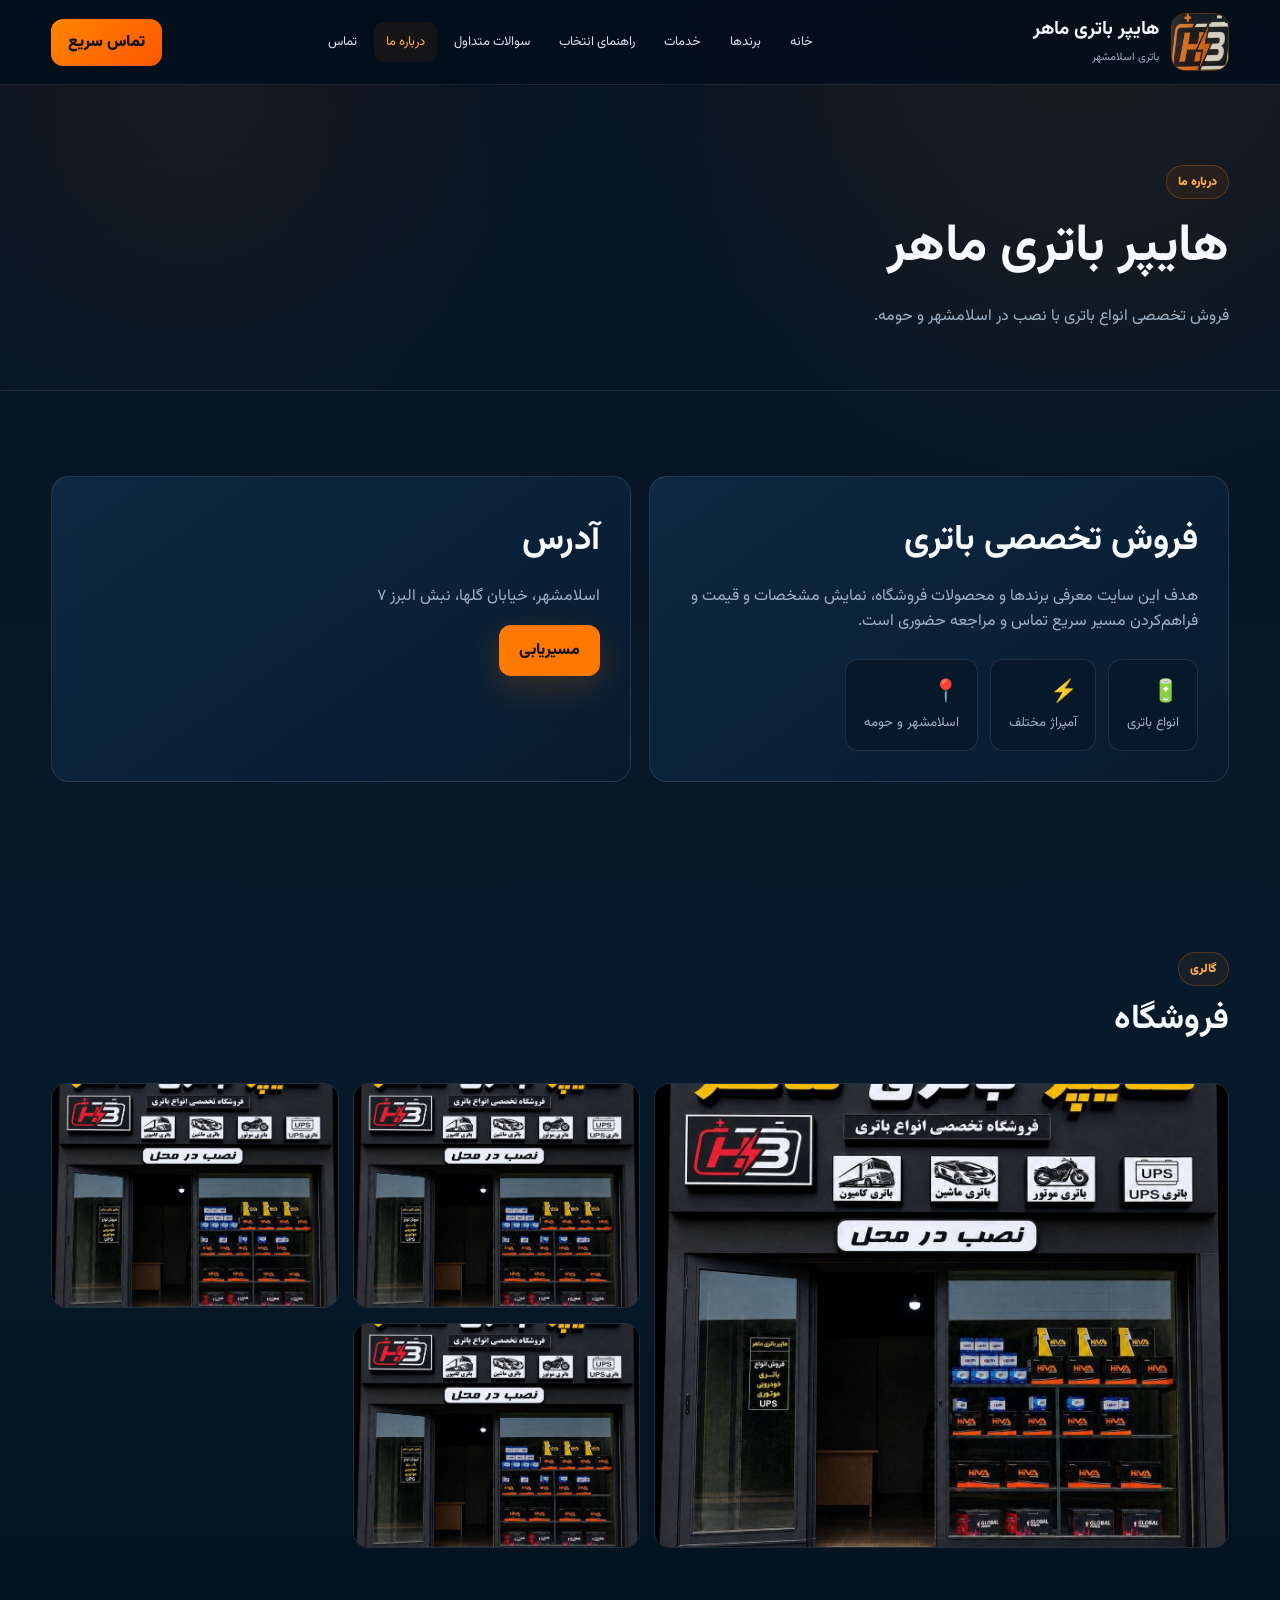
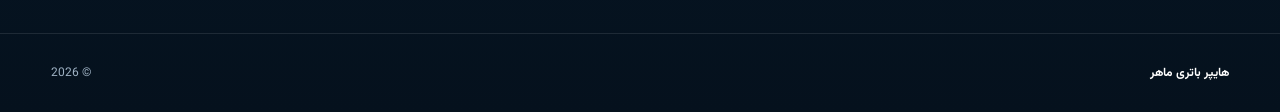
<file: pages/about.html>
<!doctype html><html lang="fa" dir="rtl"><head><meta charset="utf-8"><meta name="viewport" content="width=device-width,initial-scale=1"><title>درباره ما | هایپر باتری ماهر</title><link rel="icon" href="../assets/logo.png"><link rel="stylesheet" href="../css/site.css"></head><body><header class="header"><div class="container nav"><a class="brand" href="../index.html"><img src="../assets/logo.png"><div><b>هایپر باتری ماهر</b><small>باتری اسلامشهر</small></div></a><nav class="links">
<a class="" href="../index.html">خانه</a>
<a class="" href="products.html">برندها</a>
<a class="" href="services.html">خدمات</a>
<a class="" href="guide.html">راهنمای انتخاب</a>
<a class="" href="faq.html">سوالات متداول</a>
<a class="active" href="about.html">درباره ما</a>
<a class="" href="contact.html">تماس</a>
</nav><a class="call" href="tel:02100000000">تماس سریع</a></div></header><main><section class="page-head"><div class="container"><span class="kicker">درباره ما</span><h1>هایپر باتری ماهر</h1><p>فروش تخصصی انواع باتری با نصب در اسلامشهر و حومه.</p></div></section><section class="section"><div class="container two-col"><div class="panel"><h2>فروش تخصصی باتری</h2><p>هدف این سایت معرفی برندها و محصولات فروشگاه، نمایش مشخصات و قیمت و فراهم‌کردن مسیر سریع تماس و مراجعه حضوری است.</p><div class="stats"><div class="stat"><b>🔋</b><small>انواع باتری</small></div><div class="stat"><b>⚡</b><small>آمپراژ مختلف</small></div><div class="stat"><b>📍</b><small>اسلامشهر و حومه</small></div></div></div><div class="panel"><h2>آدرس</h2><p data-address>اسلامشهر، خیابان گلها، نبش البرز ۷</p><a class="btn primary" href="contact.html">مسیریابی</a></div></div></section><section class="section"><div class="container"><div class="section-head"><div><span class="kicker">گالری</span><h2>فروشگاه</h2></div></div><div class="gallery"><img src="../assets/store-banner.png" alt="فروشگاه هایپر باتری ماهر"><img src="../assets/store-banner.png" alt=""><img src="../assets/store-banner.png" alt=""><img src="../assets/store-banner.png" alt=""></div></div></section></main><footer><div class="container footer-flex"><div><b>هایپر باتری ماهر</b></div><div>© <span id="year"></span></div></div></footer><script>year.textContent=new Date().getFullYear()</script></body></html>
</file>
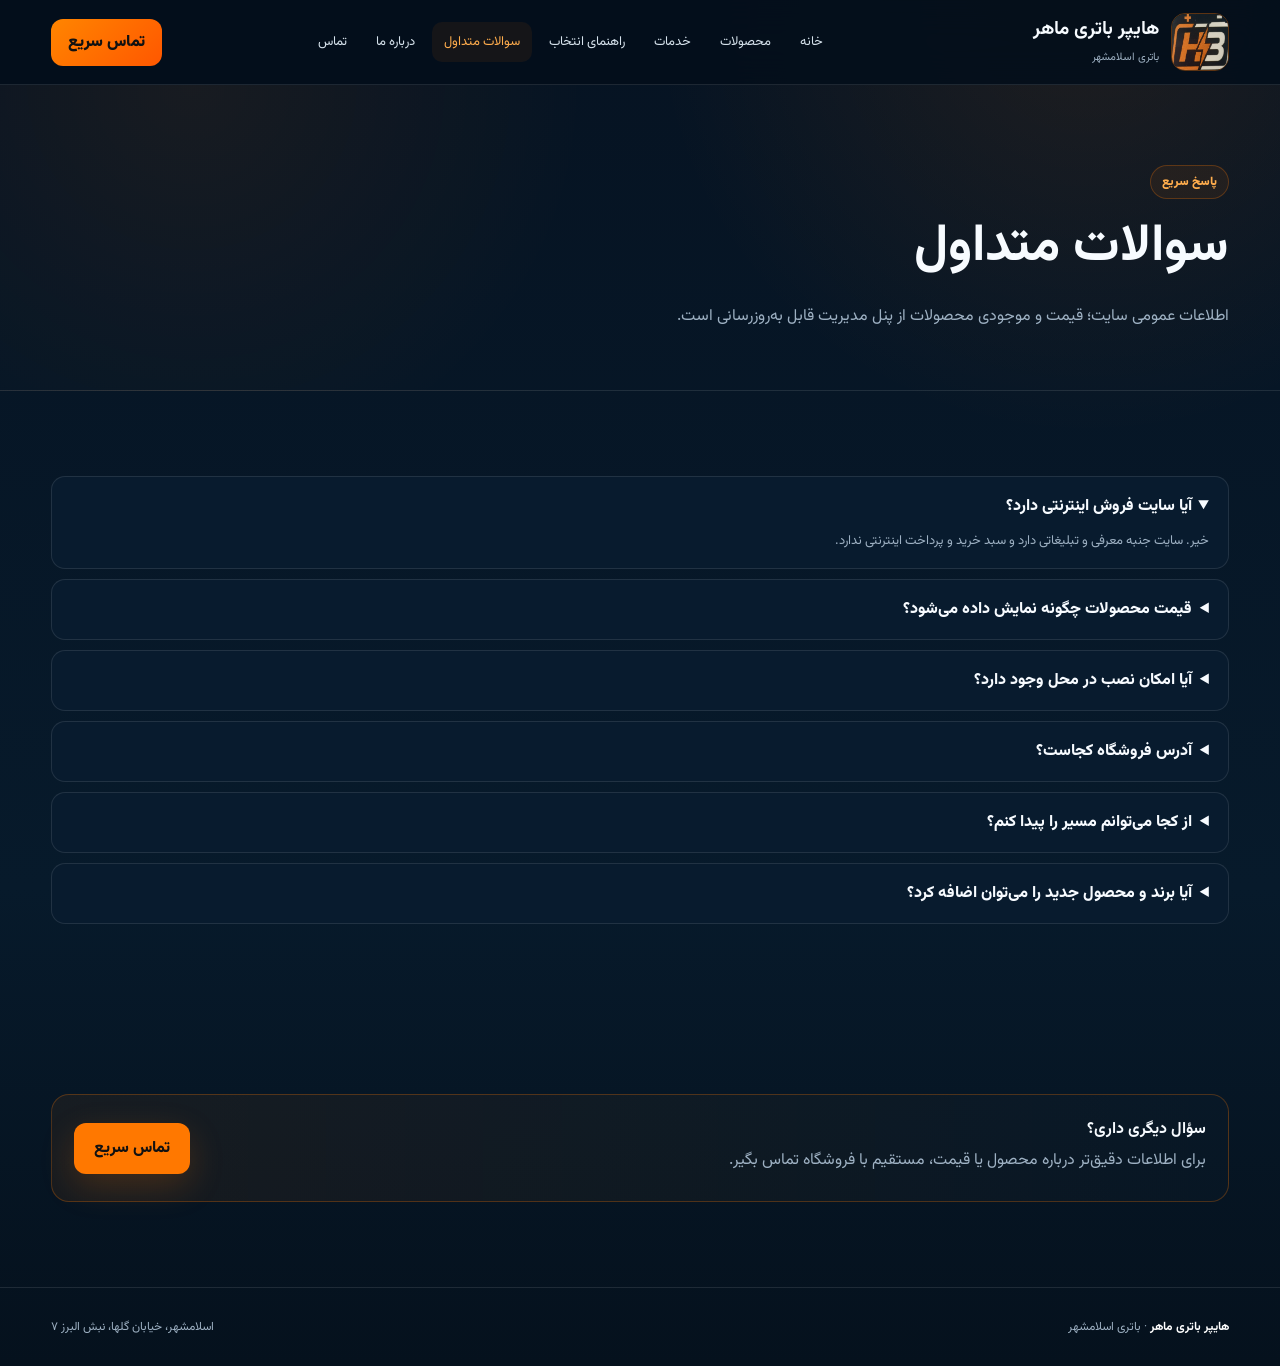
<file: pages/faq.html>
<!doctype html><html lang="fa" dir="rtl"><head><meta charset="utf-8"><meta name="viewport" content="width=device-width,initial-scale=1"><title>سوالات متداول | هایپر باتری ماهر</title><link rel="icon" href="../assets/logo.png"><link rel="stylesheet" href="../css/site.css"></head><body>
<header class="header"><div class="container nav"><a class="brand" href="../index.html"><img src="../assets/logo.png"><div><b>هایپر باتری ماهر</b><small>باتری اسلامشهر</small></div></a><nav class="links"><a href="../index.html">خانه</a><a href="products.html">محصولات</a><a href="services.html">خدمات</a><a href="guide.html">راهنمای انتخاب</a><a class="active" href="faq.html">سوالات متداول</a><a href="about.html">درباره ما</a><a href="contact.html">تماس</a></nav><a class="call" data-phone href="tel:02100000000">تماس سریع</a></div></header>
<main><section class="page-head"><div class="container"><span class="kicker">پاسخ سریع</span><h1>سوالات متداول</h1><p>اطلاعات عمومی سایت؛ قیمت و موجودی محصولات از پنل مدیریت قابل به‌روزرسانی است.</p></div></section>
<section class="section"><div class="container faq">
<details open><summary>آیا سایت فروش اینترنتی دارد؟</summary><p>خیر. سایت جنبه معرفی و تبلیغاتی دارد و سبد خرید و پرداخت اینترنتی ندارد.</p></details>
<details><summary>قیمت محصولات چگونه نمایش داده می‌شود؟</summary><p>قیمت هر محصول، در صورت ثبت توسط مدیریت، همراه با آمپراژ در صفحه برندهای موجود نمایش داده می‌شود.</p></details>
<details><summary>آیا امکان نصب در محل وجود دارد؟</summary><p>سایت برای معرفی خدمات نصب در اسلامشهر و حومه طراحی شده است؛ برای هماهنگی با فروشگاه تماس بگیرید.</p></details>
<details><summary>آدرس فروشگاه کجاست؟</summary><p data-address>اسلامشهر، خیابان گلها، نبش البرز ۷</p></details>
<details><summary>از کجا می‌توانم مسیر را پیدا کنم؟</summary><p>در صفحه تماس، دکمه‌های Google Maps، نشان و بلد قرار گرفته‌اند.</p></details>
<details><summary>آیا برند و محصول جدید را می‌توان اضافه کرد؟</summary><p>بله، در پنل مدیریت می‌توان محصول را با برند، تصویر، توضیحات، آمپراژ، قیمت و وضعیت نمایش ثبت کرد.</p></details>
</div></section>
<section class="section"><div class="container notice"><div><b>سؤال دیگری داری؟</b><p>برای اطلاعات دقیق‌تر درباره محصول یا قیمت، مستقیم با فروشگاه تماس بگیر.</p></div><a class="btn primary" data-phone href="tel:02100000000">تماس سریع</a></div></section></main>
<footer><div class="container footer-flex"><div><b>هایپر باتری ماهر</b> · باتری اسلامشهر</div><div>اسلامشهر، خیابان گلها، نبش البرز ۷</div></div></footer><script src="../js/config.js"></script><script src="../js/site.js"></script></body></html>
</file>
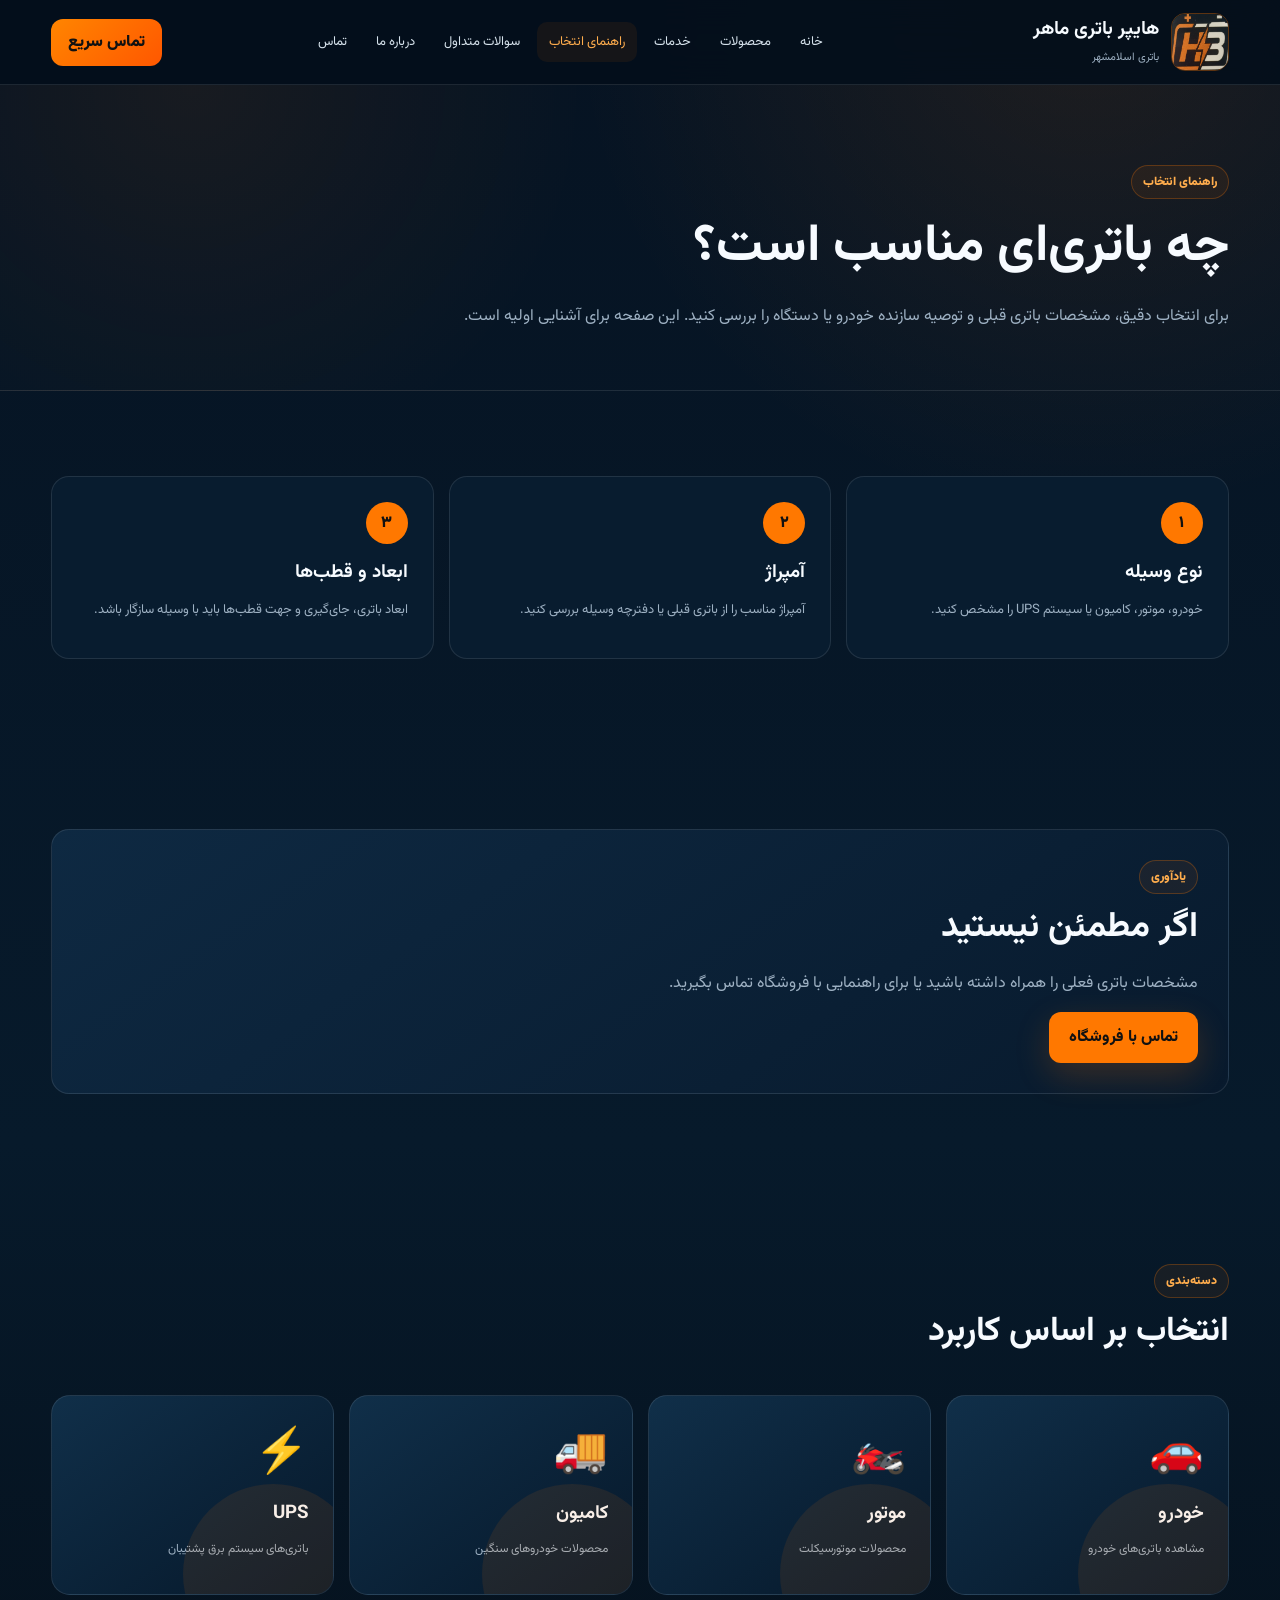
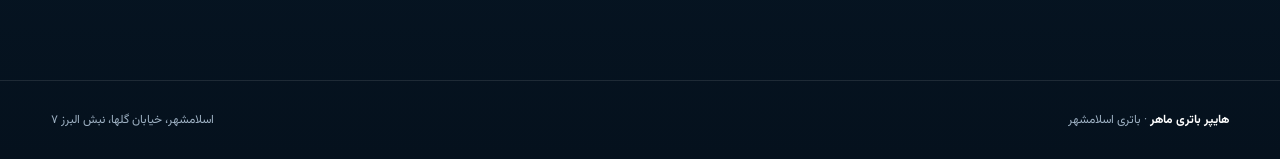
<file: pages/guide.html>
<!doctype html><html lang="fa" dir="rtl"><head><meta charset="utf-8"><meta name="viewport" content="width=device-width,initial-scale=1"><title>راهنمای انتخاب باتری | هایپر باتری ماهر</title><link rel="icon" href="../assets/logo.png"><link rel="stylesheet" href="../css/site.css"></head><body>
<header class="header"><div class="container nav"><a class="brand" href="../index.html"><img src="../assets/logo.png"><div><b>هایپر باتری ماهر</b><small>باتری اسلامشهر</small></div></a><nav class="links"><a href="../index.html">خانه</a><a href="products.html">محصولات</a><a href="services.html">خدمات</a><a class="active" href="guide.html">راهنمای انتخاب</a><a href="faq.html">سوالات متداول</a><a href="about.html">درباره ما</a><a href="contact.html">تماس</a></nav><a class="call" data-phone href="tel:02100000000">تماس سریع</a></div></header>
<main><section class="page-head"><div class="container"><span class="kicker">راهنمای انتخاب</span><h1>چه باتری‌ای مناسب است؟</h1><p>برای انتخاب دقیق، مشخصات باتری قبلی و توصیه سازنده خودرو یا دستگاه را بررسی کنید. این صفحه برای آشنایی اولیه است.</p></div></section>
<section class="section"><div class="container"><div class="numbered">
<div class="step"><div class="num">۱</div><h3>نوع وسیله</h3><p>خودرو، موتور، کامیون یا سیستم UPS را مشخص کنید.</p></div>
<div class="step"><div class="num">۲</div><h3>آمپراژ</h3><p>آمپراژ مناسب را از باتری قبلی یا دفترچه وسیله بررسی کنید.</p></div>
<div class="step"><div class="num">۳</div><h3>ابعاد و قطب‌ها</h3><p>ابعاد باتری، جای‌گیری و جهت قطب‌ها باید با وسیله سازگار باشد.</p></div></div></div></section>
<section class="section"><div class="container panel"><span class="kicker">یادآوری</span><h2>اگر مطمئن نیستید</h2><p>مشخصات باتری فعلی را همراه داشته باشید یا برای راهنمایی با فروشگاه تماس بگیرید.</p><a class="btn primary" data-phone href="tel:02100000000">تماس با فروشگاه</a></div></section>
<section class="section"><div class="container"><div class="section-head"><div><span class="kicker">دسته‌بندی</span><h2>انتخاب بر اساس کاربرد</h2></div></div><div class="category-grid"><a class="category-card" href="products.html"><div class="big">🚗</div><h3>خودرو</h3><p>مشاهده باتری‌های خودرو</p></a><a class="category-card" href="products.html"><div class="big">🏍️</div><h3>موتور</h3><p>محصولات موتورسیکلت</p></a><a class="category-card" href="products.html"><div class="big">🚚</div><h3>کامیون</h3><p>محصولات خودروهای سنگین</p></a><a class="category-card" href="products.html"><div class="big">⚡</div><h3>UPS</h3><p>باتری‌های سیستم برق پشتیبان</p></a></div></div></section></main>
<footer><div class="container footer-flex"><div><b>هایپر باتری ماهر</b> · باتری اسلامشهر</div><div>اسلامشهر، خیابان گلها، نبش البرز ۷</div></div></footer><script src="../js/config.js"></script><script src="../js/site.js"></script></body></html>
</file>
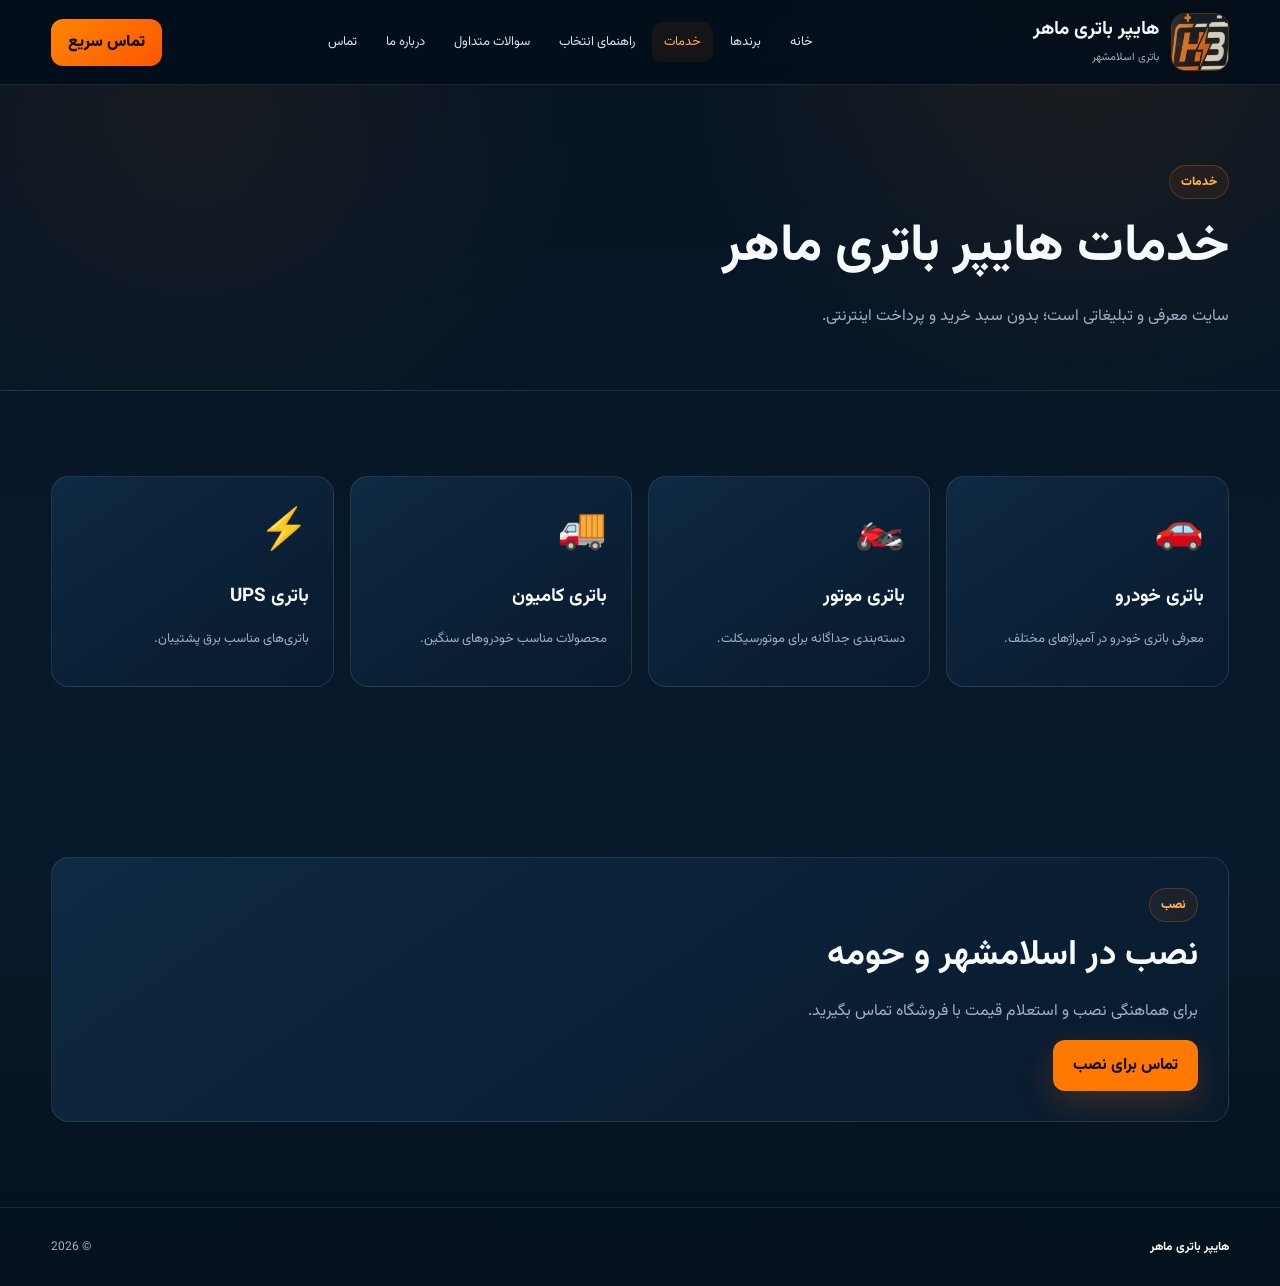
<file: pages/services.html>
<!doctype html><html lang="fa" dir="rtl"><head><meta charset="utf-8"><meta name="viewport" content="width=device-width,initial-scale=1"><title>خدمات | هایپر باتری ماهر</title><link rel="icon" href="../assets/logo.png"><link rel="stylesheet" href="../css/site.css"></head><body><header class="header"><div class="container nav"><a class="brand" href="../index.html"><img src="../assets/logo.png"><div><b>هایپر باتری ماهر</b><small>باتری اسلامشهر</small></div></a><nav class="links">
<a class="" href="../index.html">خانه</a>
<a class="" href="products.html">برندها</a>
<a class="active" href="services.html">خدمات</a>
<a class="" href="guide.html">راهنمای انتخاب</a>
<a class="" href="faq.html">سوالات متداول</a>
<a class="" href="about.html">درباره ما</a>
<a class="" href="contact.html">تماس</a>
</nav><a class="call" href="tel:02100000000">تماس سریع</a></div></header><main><section class="page-head"><div class="container"><span class="kicker">خدمات</span><h1>خدمات هایپر باتری ماهر</h1><p>سایت معرفی و تبلیغاتی است؛ بدون سبد خرید و پرداخت اینترنتی.</p></div></section><section class="section"><div class="container services"><div class="service"><div class="icon">🚗</div><h3>باتری خودرو</h3><p>معرفی باتری خودرو در آمپراژهای مختلف.</p></div><div class="service"><div class="icon">🏍️</div><h3>باتری موتور</h3><p>دسته‌بندی جداگانه برای موتورسیکلت.</p></div><div class="service"><div class="icon">🚚</div><h3>باتری کامیون</h3><p>محصولات مناسب خودروهای سنگین.</p></div><div class="service"><div class="icon">⚡</div><h3>باتری UPS</h3><p>باتری‌های مناسب برق پشتیبان.</p></div></div></section><section class="section"><div class="container panel"><span class="kicker">نصب</span><h2>نصب در اسلامشهر و حومه</h2><p>برای هماهنگی نصب و استعلام قیمت با فروشگاه تماس بگیرید.</p><a class="btn primary" href="tel:02100000000">تماس برای نصب</a></div></section></main><footer><div class="container footer-flex"><div><b>هایپر باتری ماهر</b></div><div>© <span id="year"></span></div></div></footer><script>year.textContent=new Date().getFullYear()</script></body></html>
</file>
<file: css/site.css>
@import url('https://fonts.googleapis.com/css2?family=Vazirmatn:wght@400;500;600;700;800;900&display=swap');
:root{--bg:#061322;--panel:#0b2238;--panel2:#102d47;--orange:#ff7800;--gold:#ffad4d;--text:#f7fbff;--muted:#9eb1c3;--line:rgba(255,255,255,.1);--max:1240px}*{box-sizing:border-box}html{scroll-behavior:smooth}body{margin:0;background:radial-gradient(circle at 85% 0,rgba(255,120,0,.1),transparent 25%),linear-gradient(180deg,#061322,#071a2b 65%,#05111d);color:var(--text);font-family:Vazirmatn,Tahoma,sans-serif}a{text-decoration:none;color:inherit}.container{width:min(var(--max),92%);margin:auto}.header{position:sticky;top:0;z-index:50;background:rgba(4,15,27,.91);backdrop-filter:blur(18px);border-bottom:1px solid var(--line)}.nav{height:84px;display:flex;align-items:center;gap:25px}.brand{display:flex;align-items:center;gap:11px;min-width:265px}.brand img{width:58px;height:58px;object-fit:cover;border-radius:13px;border:1px solid #ff780055}.brand b{display:block;font-size:19px}.brand small{color:var(--muted);font-size:11px}.links{display:flex;gap:5px;justify-content:center;flex:1}.links a{padding:10px 12px;border-radius:10px;color:#d6e2ec;font-size:13px}.links a:hover,.links .active{background:#ff780012;color:var(--gold)}.call{background:linear-gradient(135deg,#ff8500,#ff5700);color:#111;font-weight:900;padding:11px 17px;border-radius:12px;white-space:nowrap}.hero{height:700px;position:relative;overflow:hidden;display:flex;align-items:flex-end;border-bottom:1px solid var(--line)}.hero>img{position:absolute;inset:0;width:100%;height:100%;object-fit:cover;object-position:center 45%;transform:scale(1.02)}.hero:after{content:"";position:absolute;inset:0;background:linear-gradient(90deg,rgba(2,11,20,.96),rgba(2,11,20,.62) 38%,rgba(2,11,20,.08) 78%),linear-gradient(0deg,rgba(2,11,20,.92),transparent 52%)}.hero-content{position:relative;z-index:2;width:min(var(--max),92%);margin:auto;padding:80px 0}.kicker{display:inline-flex;align-items:center;color:var(--gold);font-size:12px;font-weight:900;background:#ff780012;border:1px solid #ff780044;border-radius:999px;padding:7px 11px}.hero h1{font-size:clamp(50px,7vw,94px);line-height:1;margin:16px 0 10px;text-shadow:0 12px 50px #000}.hero h1 span{color:var(--orange)}.hero p{font-size:clamp(17px,2vw,24px);max-width:680px;color:#e3ebf2}.actions{display:flex;flex-wrap:wrap;gap:10px;margin-top:26px}.btn{display:inline-flex;justify-content:center;align-items:center;padding:12px 19px;border-radius:12px;font-weight:800;border:1px solid transparent}.primary{background:var(--orange);color:#111;box-shadow:0 12px 35px #ff780033}.secondary{background:#ffffff08;border-color:#ffffff22}.chips{display:flex;gap:9px;flex-wrap:wrap;margin-top:25px}.chips span{background:#061322aa;border:1px solid var(--line);border-radius:999px;padding:7px 11px;font-size:11px}.quick{margin-top:-38px;position:relative;z-index:4}.quick-grid{display:grid;grid-template-columns:repeat(4,1fr);gap:12px}.quick-card,.panel,.product,.service{background:linear-gradient(145deg,#0e2942,#081a2d);border:1px solid var(--line);border-radius:18px}.quick-card{padding:18px;box-shadow:0 20px 60px #0007}.quick-card b{display:block}.quick-card small{color:var(--muted)}.section{padding:85px 0}.section-head{display:flex;justify-content:space-between;align-items:end;gap:20px;margin-bottom:28px}.section h2{font-size:35px;margin:6px 0}.section-head p,.page-head p,.panel p{color:var(--muted)}.products{display:grid;grid-template-columns:repeat(3,1fr);gap:18px}.product{overflow:hidden;transition:.25s;cursor:pointer}.product:hover{transform:translateY(-6px);border-color:#ff780088;box-shadow:0 25px 70px #0007}.product-image{height:245px;background:#04111d;position:relative}.product-image img{width:100%;height:100%;object-fit:cover}.badge{position:absolute;top:12px;right:12px;background:var(--orange);color:#111;padding:5px 10px;border-radius:999px;font-size:11px;font-weight:900}.product-body{padding:18px}.product-body h3{margin:0 0 4px;font-size:21px}.product-body p{font-size:12px;color:var(--muted);min-height:43px}.meta{display:flex;justify-content:space-between;border-top:1px solid var(--line);padding-top:13px;margin-top:13px}.price{color:var(--gold);font-weight:900}.filterbar{display:flex;gap:10px;margin-bottom:25px}.field{background:#06182a;color:#fff;border:1px solid var(--line);border-radius:11px;padding:12px;outline:0}.search{flex:1}.services{display:grid;grid-template-columns:repeat(4,1fr);gap:16px}.service{padding:24px}.service .icon{font-size:40px}.service p{font-size:13px;color:var(--muted)}.two-col{display:grid;grid-template-columns:1.1fr .9fr;gap:20px}.panel{padding:30px}.stats{display:flex;gap:12px;flex-wrap:wrap;margin-top:25px}.stat{background:#06182a;border:1px solid var(--line);padding:15px 18px;border-radius:13px}.stat b{display:block;color:var(--gold);font-size:22px}.stat small{color:var(--muted)}.page-head{padding:80px 0 45px;border-bottom:1px solid var(--line);background:radial-gradient(circle at 15% 0,#ff780012,transparent 35%)}.page-head h1{font-size:52px;margin:8px 0}.contact-grid{display:grid;grid-template-columns:1fr 1fr;gap:20px}.map{min-height:370px;border-radius:20px;border:1px solid var(--line);background-color:#092039;background-image:linear-gradient(#ffffff09 1px,transparent 1px),linear-gradient(90deg,#ffffff09 1px,transparent 1px);background-size:42px 42px;display:grid;place-items:center}.pin{text-align:center}.pin div{font-size:60px}.routes{display:flex;gap:10px;flex-wrap:wrap;margin-top:22px}.gallery{display:grid;grid-template-columns:1.5fr .75fr .75fr;gap:14px}.gallery img{width:100%;height:225px;object-fit:cover;border-radius:15px;border:1px solid var(--line)}.gallery img:first-child{height:465px;grid-row:span 2}.empty{grid-column:1/-1;text-align:center;padding:50px;color:var(--muted)}footer{border-top:1px solid var(--line);padding:30px 0;color:var(--muted);font-size:12px}.footer-flex{display:flex;justify-content:space-between;gap:20px}.footer-flex b{color:#fff}dialog{width:min(800px,94vw);padding:0;background:#071a2d;color:#fff;border:1px solid #ff780077;border-radius:20px}dialog::backdrop{background:#000c;backdrop-filter:blur(5px)}.modal{padding:30px}.modal img{width:100%;max-height:380px;object-fit:cover;border-radius:15px}.close{position:absolute;left:12px;top:10px;border:0;background:#ffffff12;color:#fff;border-radius:50%;width:38px;height:38px;font-size:24px}
@media(max-width:950px){.links{display:none}.nav{justify-content:space-between}.quick-grid,.products,.services{grid-template-columns:1fr 1fr}.two-col,.contact-grid{grid-template-columns:1fr}.section-head{display:block}.gallery{grid-template-columns:1fr 1fr}.gallery img:first-child{grid-column:1/-1;grid-row:auto;height:300px}.filterbar{flex-direction:column}}@media(max-width:600px){.brand{min-width:0}.brand div{display:none}.hero{height:650px}.hero h1{font-size:52px}.quick{margin-top:-18px}.quick-grid,.products,.services,.gallery{grid-template-columns:1fr}.gallery img,.gallery img:first-child{height:230px;grid-column:auto}.page-head h1{font-size:40px}.footer-flex{display:grid}}

/* premium expansion */
.category-grid{display:grid;grid-template-columns:repeat(4,1fr);gap:15px}.category-card{position:relative;min-height:190px;overflow:hidden;border-radius:19px;border:1px solid var(--line);background:linear-gradient(145deg,#102f49,#06182a);padding:24px}.category-card:before{content:"";position:absolute;inset:auto -30px -70px auto;width:180px;height:180px;border-radius:50%;background:#ff780018}.category-card .big{font-size:44px}.category-card h3{margin:10px 0 5px}.category-card p{color:var(--muted);font-size:12px}.numbered{display:grid;grid-template-columns:repeat(3,1fr);gap:15px}.step{position:relative;padding:25px;border:1px solid var(--line);border-radius:18px;background:#081c2f}.step .num{width:42px;height:42px;border-radius:50%;display:grid;place-items:center;background:var(--orange);color:#111;font-weight:900}.step h3{margin:14px 0 5px}.step p{color:var(--muted);font-size:13px}.feature-grid{display:grid;grid-template-columns:repeat(3,1fr);gap:15px}.feature{padding:23px;border-radius:18px;background:linear-gradient(145deg,#0e2942,#081a2d);border:1px solid var(--line)}.feature strong{display:block;font-size:17px;margin:8px 0}.feature span{font-size:31px}.faq{display:grid;gap:10px}.faq details{border:1px solid var(--line);border-radius:14px;background:#081b2e;padding:17px 19px}.faq summary{cursor:pointer;font-weight:800}.faq p{color:var(--muted);font-size:13px;margin:12px 0 0}.notice{border:1px solid #ff780044;background:linear-gradient(90deg,#ff780012,#ffffff03);border-radius:18px;padding:22px;display:flex;justify-content:space-between;gap:20px;align-items:center}.notice p{color:var(--muted);margin:6px 0}.hero-mini{margin-top:18px;border-radius:22px;overflow:hidden;border:1px solid var(--line);position:relative}.hero-mini img{width:100%;height:330px;object-fit:cover}.hero-mini div{position:absolute;inset:0;display:flex;align-items:end;padding:30px;background:linear-gradient(0deg,#04101ddd,transparent 70%)}.hero-mini h2{margin:0;font-size:34px}.comparison{width:100%;border-collapse:collapse}.comparison th,.comparison td{padding:14px;border-bottom:1px solid var(--line);text-align:right}.comparison th{color:var(--gold)}
@media(max-width:950px){.category-grid,.numbered,.feature-grid{grid-template-columns:1fr 1fr}}
@media(max-width:600px){.category-grid,.numbered,.feature-grid{grid-template-columns:1fr}.notice{display:block}}

:root{--gold:#ffad4d}
.brand{display:flex;align-items:center;gap:12px;min-width:250px}.brand img{width:58px;height:58px;object-fit:cover;border-radius:14px;border:1px solid rgba(255,121,0,.35)}.brand b{display:block;font-size:19px}.brand small{color:var(--muted);font-size:11px}
.chips{display:flex;gap:9px;flex-wrap:wrap;margin-top:22px}.chips span{padding:7px 11px;border:1px solid rgba(255,255,255,.13);border-radius:999px;background:#061322aa;font-size:11px;color:#dce7ef}
.section-head{display:flex;justify-content:space-between;align-items:end;gap:20px;margin-bottom:30px}.section-head h2{font-size:34px;margin:7px 0}.section-head p{color:var(--muted);margin:0}.two-col{display:grid;grid-template-columns:1fr 1fr;gap:18px}
@media(max-width:950px){.two-col{grid-template-columns:1fr}.brand{min-width:0}.brand div{display:none}.section-head{display:block}}
</file>
